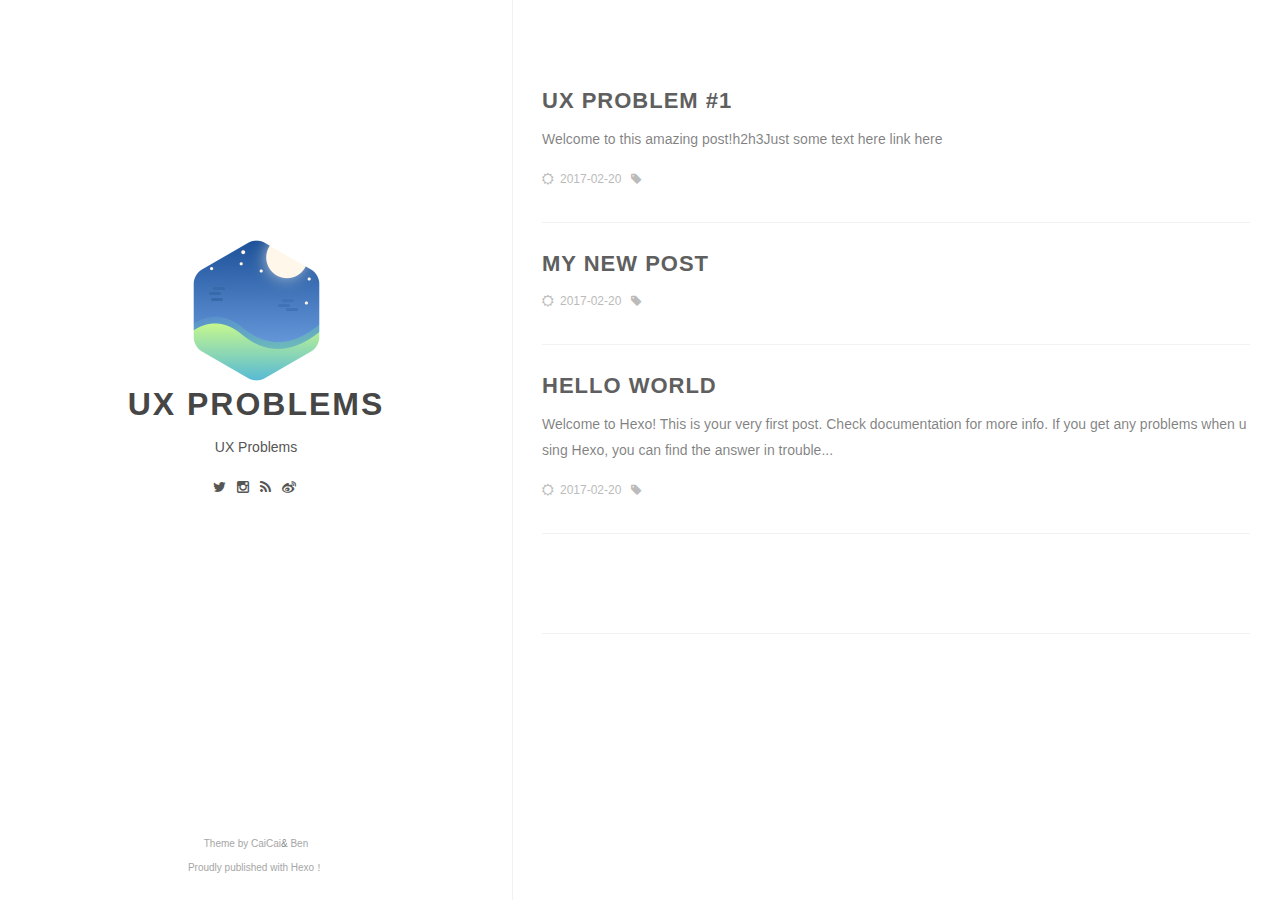
<file: index.html>
<!DOCTYPE html><html lang="en-GB"><head><meta charset="utf-8"><meta name="X-UA-Compatible" content="IE=edge"><meta name="author" content="Ben Wong,wenbinben@gmail.com"><title>UX Problems</title><meta name="description" content="A Blog Powered By Hexo"><meta name="keywords" content="Hexo,HTML,Ben,CSS,安卓,android,Linux,linuxdeepin"><meta content="width=device-width, initial-scale=1.0, maximum-scale=1.0, user-scalable=0" name="viewport"><meta content="yes" name="apple-mobile-web-app-capable"><meta content="black" name="apple-mobile-web-app-status-bar-style"><meta content="telephone=no" name="format-detection"><meta name="renderer" content="webkit"><link rel="short icon" href="/images/favicon.png" type="image/x-icon"><link rel="stylesheet" href="/css/style.css"><link rel="stylesheet" href="/css/blog_basic.css"><link rel="stylesheet" href="/css/font-awesome.min.css"><link rel="alternate" type="application/atom+xml" title="ATOM 1.0" href="/atom.xml"></head><body><div class="sidebar animated fadeInDown"><div class="logo-title"><div class="title"><img src="/images/logo@2x.png" style="width:127px;"><h3 title=""><a href="/">UX Problems</a></h3><div class="description"><p>UX Problems</p></div></div></div><ul class="social-links"><li><a href="https://twitter.com/Ben_wenbin"><i class="fa fa-twitter"></i></a></li><li><a href="http://instagram.com/hwbinbenben"><i class="fa fa-instagram"></i></a></li><li><a href="/atom.xml"><i class="fa fa-rss"></i></a></li><li><a href="http://weibo.com/ben0036"><i class="fa fa-weibo"></i></a></li></ul><div class="footer"><a target="_blank" href="/"><span>Theme by </span></a><a href="https://www.caicai.me"> CaiCai</a><span>&</span><a href="https://github.com/Ben02/hexo-theme-Anatole"> Ben</a><div class="by_farbox"><a href="https://hexo.io/zh-cn/" target="_blank">Proudly published with Hexo&#65281;</a></div></div></div><div class="main"><div class="autopagerize_page_element"><div class="content"><div class="post animated fadeInDown"><div class="post-title"><h3><a href="/2017/02/20/UX-Problem-1/">UX Problem #1</a></h3></div><div class="post-content"><p>Welcome to this amazing post!h2h3Just some text here
link here
</p></div><div class="post-footer"><div class="meta"><div class="info"><i class="fa fa-sun-o"></i><span class="date">2017-02-20</span><i class="fa fa-tag"></i></div></div></div></div><div class="post animated fadeInDown"><div class="post-title"><h3><a href="/2017/02/20/My-New-Post/">My New Post</a></h3></div><div class="post-content"><p></p></div><div class="post-footer"><div class="meta"><div class="info"><i class="fa fa-sun-o"></i><span class="date">2017-02-20</span><i class="fa fa-tag"></i></div></div></div></div><div class="post animated fadeInDown"><div class="post-title"><h3><a href="/2017/02/20/hello-world/">Hello World</a></h3></div><div class="post-content"><p>Welcome to Hexo! This is your very first post. Check documentation for more info. If you get any problems when using Hexo, you can find the answer in trouble...</p></div><div class="post-footer"><div class="meta"><div class="info"><i class="fa fa-sun-o"></i><span class="date">2017-02-20</span><i class="fa fa-tag"></i></div></div></div></div><div class="pagination"><ul class="clearfix"></ul></div></div></div></div><script src="/js/jquery.js"></script><script src="/js/jquery-migrate-1.2.1.min.js"></script><script src="/js/jquery.appear.js"></script></body></html>
</file>
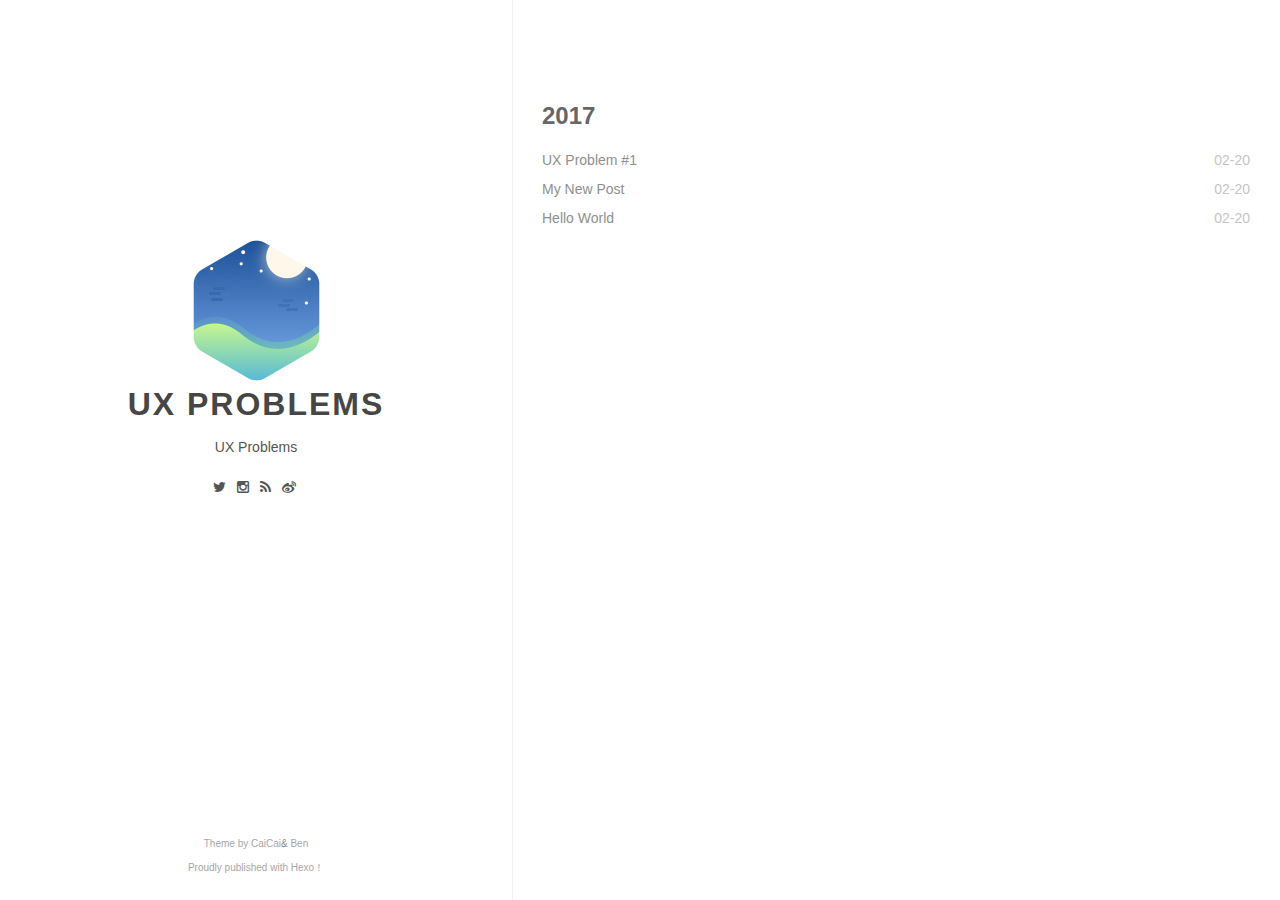
<file: archives/index.html>
<!DOCTYPE html><html lang="en-GB"><head><meta charset="utf-8"><meta name="X-UA-Compatible" content="IE=edge"><meta name="author" content="Ben Wong,wenbinben@gmail.com"><title>归档 · UX Problems</title><meta name="description" content="归档页面 - UX Problems"><meta name="keywords" content="Hexo,HTML,Ben,CSS,安卓,android,Linux,linuxdeepin"><meta content="width=device-width, initial-scale=1.0, maximum-scale=1.0, user-scalable=0" name="viewport"><meta content="yes" name="apple-mobile-web-app-capable"><meta content="black" name="apple-mobile-web-app-status-bar-style"><meta content="telephone=no" name="format-detection"><meta name="renderer" content="webkit"><link rel="short icon" href="/images/favicon.png" type="image/x-icon"><link rel="stylesheet" href="/css/style.css"><link rel="stylesheet" href="/css/blog_basic.css"><link rel="stylesheet" href="/css/font-awesome.min.css"><link rel="alternate" type="application/atom+xml" title="ATOM 1.0" href="/atom.xml"></head><body><div class="sidebar animated fadeInDown"><div class="logo-title"><div class="title"><img src="/images/logo@2x.png" style="width:127px;"><h3 title=""><a href="/">UX Problems</a></h3><div class="description"><p>UX Problems</p></div></div></div><ul class="social-links"><li><a href="https://twitter.com/Ben_wenbin"><i class="fa fa-twitter"></i></a></li><li><a href="http://instagram.com/hwbinbenben"><i class="fa fa-instagram"></i></a></li><li><a href="/atom.xml"><i class="fa fa-rss"></i></a></li><li><a href="http://weibo.com/ben0036"><i class="fa fa-weibo"></i></a></li></ul><div class="footer"><a target="_blank" href="/"><span>Theme by </span></a><a href="https://www.caicai.me"> CaiCai</a><span>&</span><a href="https://github.com/Ben02/hexo-theme-Anatole"> Ben</a><div class="by_farbox"><a href="https://hexo.io/zh-cn/" target="_blank">Proudly published with Hexo&#65281;</a></div></div></div><div class="main"><div class="autopagerize_page_element"><div class="content"><div class="archive animated fadeInDown"><ul class="list-with-title"><div class="archive"><div class="listing-title">2017</div><ul class="listing"><div class="listing-item"><div class="listing-post"><a href="/2017/02/20/UX-Problem-1/" title="UX Problem #1">UX Problem #1</a><div class="post-time"><span class="date">02-20</span></div></div></div><div class="listing-item"><div class="listing-post"><a href="/2017/02/20/My-New-Post/" title="My New Post">My New Post</a><div class="post-time"><span class="date">02-20</span></div></div></div><div class="listing-item"><div class="listing-post"><a href="/2017/02/20/hello-world/" title="Hello World">Hello World</a><div class="post-time"><span class="date">02-20</span></div></div></div></div></ul></div></div></div></div><script src="/js/jquery.js"></script><script src="/js/jquery-migrate-1.2.1.min.js"></script><script src="/js/jquery.appear.js"></script></body></html>
</file>
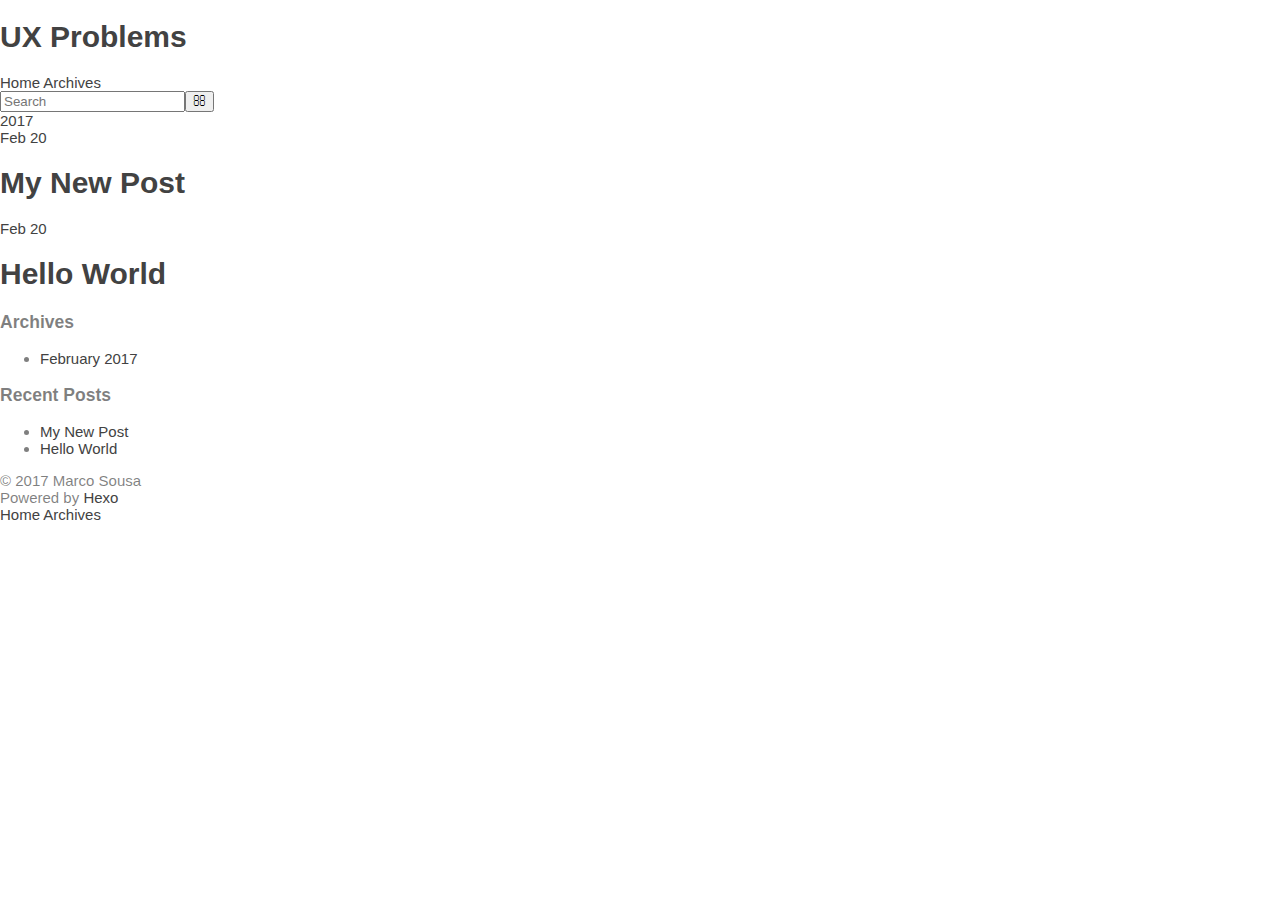
<file: archives/2017/index.html>
<!DOCTYPE html>
<html>
<head>
  <meta charset="utf-8">
  
  <title>Archives: 2017 | UX Problems</title>
  <meta name="viewport" content="width=device-width, initial-scale=1, maximum-scale=1">
  <meta property="og:type" content="website">
<meta property="og:title" content="UX Problems">
<meta property="og:url" content="http://uxproblems.com/archives/2017/index.html">
<meta property="og:site_name" content="UX Problems">
<meta name="twitter:card" content="summary">
<meta name="twitter:title" content="UX Problems">
  
    <link rel="alternate" href="/atom.xml" title="UX Problems" type="application/atom+xml">
  
  
    <link rel="icon" href="/favicon.png">
  
  
    <link href="//fonts.googleapis.com/css?family=Source+Code+Pro" rel="stylesheet" type="text/css">
  
  <link rel="stylesheet" href="/css/style.css">
  

</head>

<body>
  <div id="container">
    <div id="wrap">
      <header id="header">
  <div id="banner"></div>
  <div id="header-outer" class="outer">
    <div id="header-title" class="inner">
      <h1 id="logo-wrap">
        <a href="/" id="logo">UX Problems</a>
      </h1>
      
    </div>
    <div id="header-inner" class="inner">
      <nav id="main-nav">
        <a id="main-nav-toggle" class="nav-icon"></a>
        
          <a class="main-nav-link" href="/">Home</a>
        
          <a class="main-nav-link" href="/archives">Archives</a>
        
      </nav>
      <nav id="sub-nav">
        
          <a id="nav-rss-link" class="nav-icon" href="/atom.xml" title="RSS Feed"></a>
        
        <a id="nav-search-btn" class="nav-icon" title="Search"></a>
      </nav>
      <div id="search-form-wrap">
        <form action="//google.com/search" method="get" accept-charset="UTF-8" class="search-form"><input type="search" name="q" results="0" class="search-form-input" placeholder="Search"><button type="submit" class="search-form-submit">&#xF002;</button><input type="hidden" name="sitesearch" value="http://uxproblems.com"></form>
      </div>
    </div>
  </div>
</header>
      <div class="outer">
        <section id="main">
  
  
    
    
      
      
      <section class="archives-wrap">
        <div class="archive-year-wrap">
          <a href="/archives/2017" class="archive-year">2017</a>
        </div>
        <div class="archives">
    
    <article class="archive-article archive-type-post">
  <div class="archive-article-inner">
    <header class="archive-article-header">
      <a href="/2017/02/20/My-New-Post/" class="archive-article-date">
  <time datetime="2017-02-20T20:59:52.000Z" itemprop="datePublished">Feb 20</time>
</a>
      
  
    <h1 itemprop="name">
      <a class="archive-article-title" href="/2017/02/20/My-New-Post/">My New Post</a>
    </h1>
  

    </header>
  </div>
</article>
  
    
    
    <article class="archive-article archive-type-post">
  <div class="archive-article-inner">
    <header class="archive-article-header">
      <a href="/2017/02/20/hello-world/" class="archive-article-date">
  <time datetime="2017-02-20T20:38:53.000Z" itemprop="datePublished">Feb 20</time>
</a>
      
  
    <h1 itemprop="name">
      <a class="archive-article-title" href="/2017/02/20/hello-world/">Hello World</a>
    </h1>
  

    </header>
  </div>
</article>
  
  
    </div></section>
  

</section>
        
          <aside id="sidebar">
  
    

  
    

  
    
  
    
  <div class="widget-wrap">
    <h3 class="widget-title">Archives</h3>
    <div class="widget">
      <ul class="archive-list"><li class="archive-list-item"><a class="archive-list-link" href="/archives/2017/02/">February 2017</a></li></ul>
    </div>
  </div>


  
    
  <div class="widget-wrap">
    <h3 class="widget-title">Recent Posts</h3>
    <div class="widget">
      <ul>
        
          <li>
            <a href="/2017/02/20/My-New-Post/">My New Post</a>
          </li>
        
          <li>
            <a href="/2017/02/20/hello-world/">Hello World</a>
          </li>
        
      </ul>
    </div>
  </div>

  
</aside>
        
      </div>
      <footer id="footer">
  
  <div class="outer">
    <div id="footer-info" class="inner">
      &copy; 2017 Marco Sousa<br>
      Powered by <a href="http://hexo.io/" target="_blank">Hexo</a>
    </div>
  </div>
</footer>
    </div>
    <nav id="mobile-nav">
  
    <a href="/" class="mobile-nav-link">Home</a>
  
    <a href="/archives" class="mobile-nav-link">Archives</a>
  
</nav>
    

<script src="//ajax.googleapis.com/ajax/libs/jquery/2.0.3/jquery.min.js"></script>


  <link rel="stylesheet" href="/fancybox/jquery.fancybox.css">
  <script src="/fancybox/jquery.fancybox.pack.js"></script>


<script src="/js/script.js"></script>

  </div>
</body>
</html>
</file>
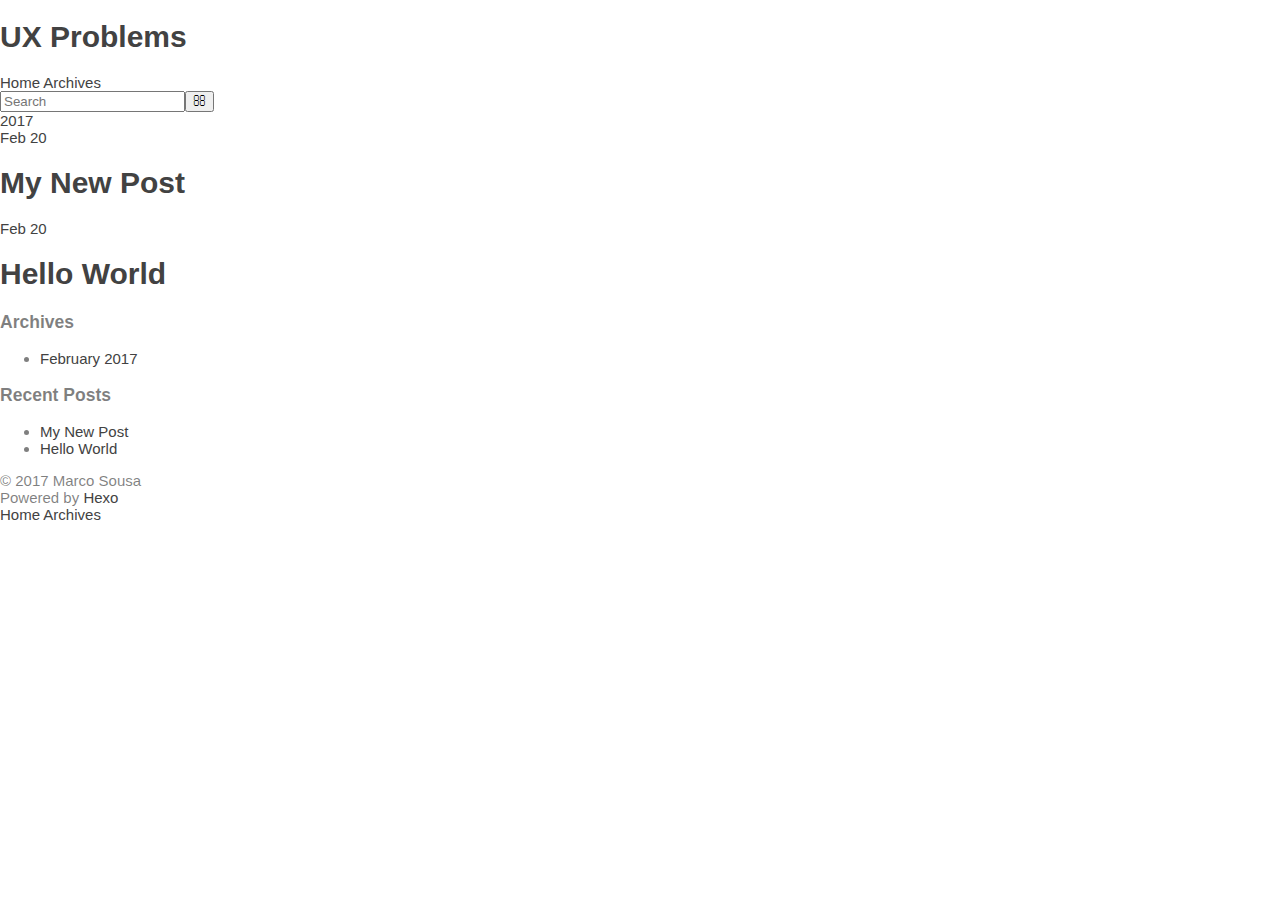
<file: archives/2017/02/index.html>
<!DOCTYPE html>
<html>
<head>
  <meta charset="utf-8">
  
  <title>Archives: 2017/2 | UX Problems</title>
  <meta name="viewport" content="width=device-width, initial-scale=1, maximum-scale=1">
  <meta property="og:type" content="website">
<meta property="og:title" content="UX Problems">
<meta property="og:url" content="http://uxproblems.com/archives/2017/02/index.html">
<meta property="og:site_name" content="UX Problems">
<meta name="twitter:card" content="summary">
<meta name="twitter:title" content="UX Problems">
  
    <link rel="alternate" href="/atom.xml" title="UX Problems" type="application/atom+xml">
  
  
    <link rel="icon" href="/favicon.png">
  
  
    <link href="//fonts.googleapis.com/css?family=Source+Code+Pro" rel="stylesheet" type="text/css">
  
  <link rel="stylesheet" href="/css/style.css">
  

</head>

<body>
  <div id="container">
    <div id="wrap">
      <header id="header">
  <div id="banner"></div>
  <div id="header-outer" class="outer">
    <div id="header-title" class="inner">
      <h1 id="logo-wrap">
        <a href="/" id="logo">UX Problems</a>
      </h1>
      
    </div>
    <div id="header-inner" class="inner">
      <nav id="main-nav">
        <a id="main-nav-toggle" class="nav-icon"></a>
        
          <a class="main-nav-link" href="/">Home</a>
        
          <a class="main-nav-link" href="/archives">Archives</a>
        
      </nav>
      <nav id="sub-nav">
        
          <a id="nav-rss-link" class="nav-icon" href="/atom.xml" title="RSS Feed"></a>
        
        <a id="nav-search-btn" class="nav-icon" title="Search"></a>
      </nav>
      <div id="search-form-wrap">
        <form action="//google.com/search" method="get" accept-charset="UTF-8" class="search-form"><input type="search" name="q" results="0" class="search-form-input" placeholder="Search"><button type="submit" class="search-form-submit">&#xF002;</button><input type="hidden" name="sitesearch" value="http://uxproblems.com"></form>
      </div>
    </div>
  </div>
</header>
      <div class="outer">
        <section id="main">
  
  
    
    
      
      
      <section class="archives-wrap">
        <div class="archive-year-wrap">
          <a href="/archives/2017" class="archive-year">2017</a>
        </div>
        <div class="archives">
    
    <article class="archive-article archive-type-post">
  <div class="archive-article-inner">
    <header class="archive-article-header">
      <a href="/2017/02/20/My-New-Post/" class="archive-article-date">
  <time datetime="2017-02-20T20:59:52.000Z" itemprop="datePublished">Feb 20</time>
</a>
      
  
    <h1 itemprop="name">
      <a class="archive-article-title" href="/2017/02/20/My-New-Post/">My New Post</a>
    </h1>
  

    </header>
  </div>
</article>
  
    
    
    <article class="archive-article archive-type-post">
  <div class="archive-article-inner">
    <header class="archive-article-header">
      <a href="/2017/02/20/hello-world/" class="archive-article-date">
  <time datetime="2017-02-20T20:38:53.000Z" itemprop="datePublished">Feb 20</time>
</a>
      
  
    <h1 itemprop="name">
      <a class="archive-article-title" href="/2017/02/20/hello-world/">Hello World</a>
    </h1>
  

    </header>
  </div>
</article>
  
  
    </div></section>
  

</section>
        
          <aside id="sidebar">
  
    

  
    

  
    
  
    
  <div class="widget-wrap">
    <h3 class="widget-title">Archives</h3>
    <div class="widget">
      <ul class="archive-list"><li class="archive-list-item"><a class="archive-list-link" href="/archives/2017/02/">February 2017</a></li></ul>
    </div>
  </div>


  
    
  <div class="widget-wrap">
    <h3 class="widget-title">Recent Posts</h3>
    <div class="widget">
      <ul>
        
          <li>
            <a href="/2017/02/20/My-New-Post/">My New Post</a>
          </li>
        
          <li>
            <a href="/2017/02/20/hello-world/">Hello World</a>
          </li>
        
      </ul>
    </div>
  </div>

  
</aside>
        
      </div>
      <footer id="footer">
  
  <div class="outer">
    <div id="footer-info" class="inner">
      &copy; 2017 Marco Sousa<br>
      Powered by <a href="http://hexo.io/" target="_blank">Hexo</a>
    </div>
  </div>
</footer>
    </div>
    <nav id="mobile-nav">
  
    <a href="/" class="mobile-nav-link">Home</a>
  
    <a href="/archives" class="mobile-nav-link">Archives</a>
  
</nav>
    

<script src="//ajax.googleapis.com/ajax/libs/jquery/2.0.3/jquery.min.js"></script>


  <link rel="stylesheet" href="/fancybox/jquery.fancybox.css">
  <script src="/fancybox/jquery.fancybox.pack.js"></script>


<script src="/js/script.js"></script>

  </div>
</body>
</html>
</file>
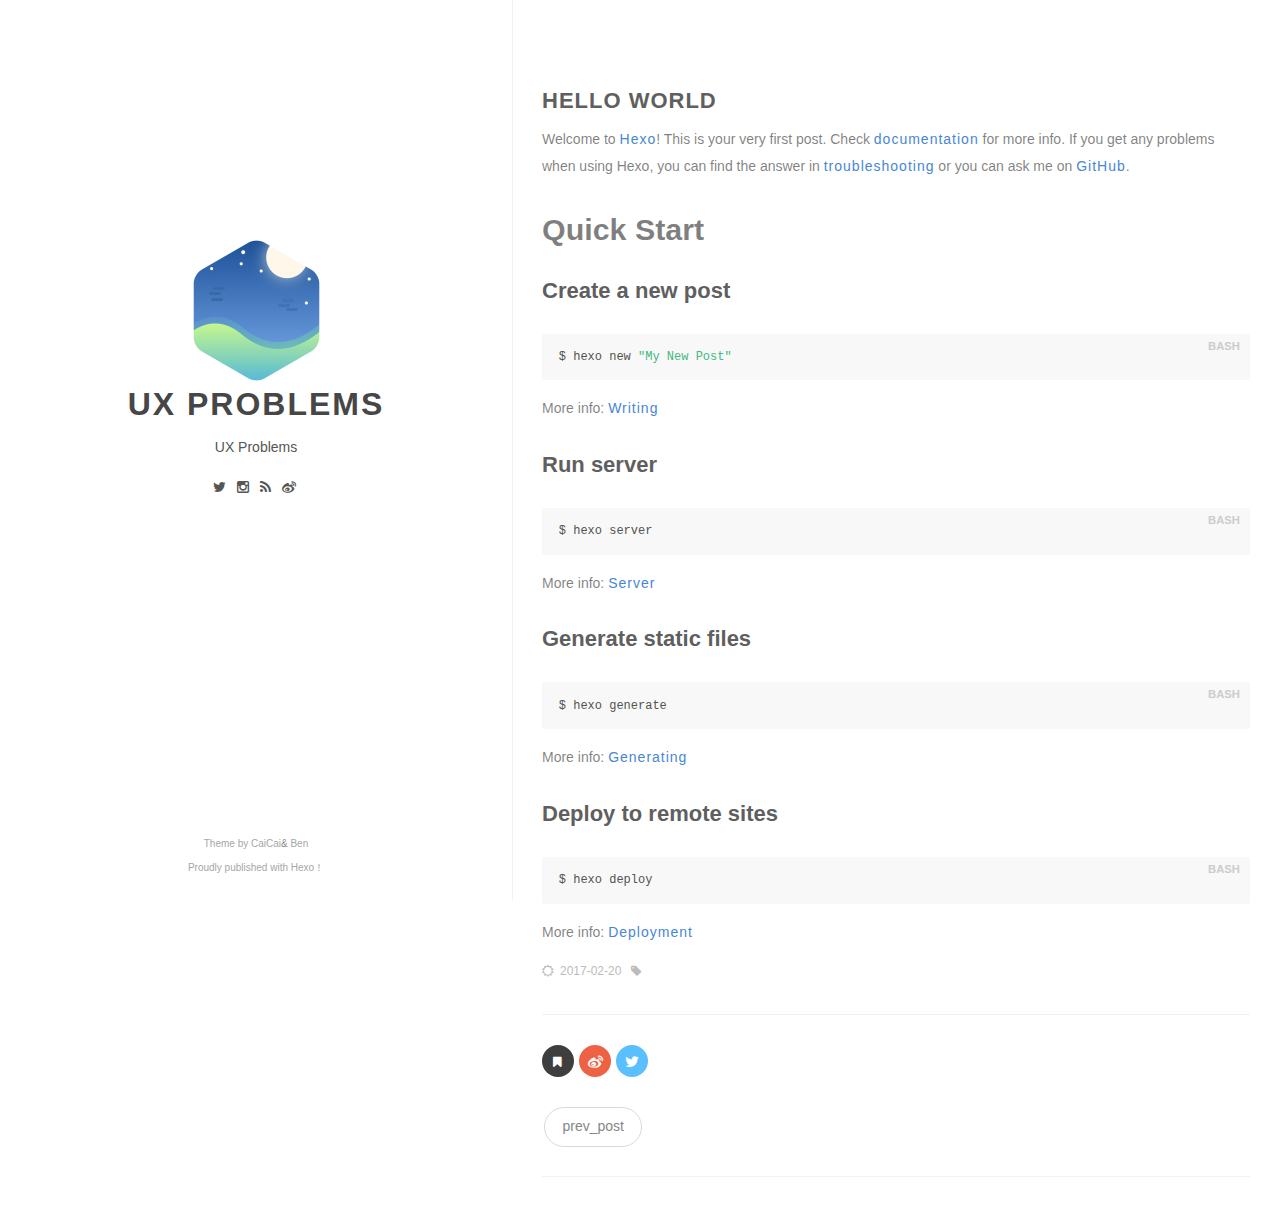
<file: 2017/02/20/hello-world/index.html>
<!DOCTYPE html><html lang="en-GB"><head><meta charset="utf-8"><meta name="X-UA-Compatible" content="IE=edge"><meta name="author" content="Ben Wong,wenbinben@gmail.com"><title>Hello World · UX Problems</title><meta name="description" content="Welcome to Hexo! This is your very first post. Check documentation for more info. If you get any problems when using Hexo, you can find the answer in "><meta name="keywords" content="Hexo,HTML,Ben,CSS,安卓,android,Linux,linuxdeepin"><meta content="width=device-width, initial-scale=1.0, maximum-scale=1.0, user-scalable=0" name="viewport"><meta content="yes" name="apple-mobile-web-app-capable"><meta content="black" name="apple-mobile-web-app-status-bar-style"><meta content="telephone=no" name="format-detection"><meta name="renderer" content="webkit"><link rel="short icon" href="/images/favicon.png" type="image/x-icon"><link rel="stylesheet" href="/css/style.css"><link rel="stylesheet" href="/css/blog_basic.css"><link rel="stylesheet" href="/css/font-awesome.min.css"><link rel="alternate" type="application/atom+xml" title="ATOM 1.0" href="/atom.xml"></head><body><div class="sidebar animated fadeInDown"><div class="logo-title"><div class="title"><img src="/images/logo@2x.png" style="width:127px;"><h3 title=""><a href="/">UX Problems</a></h3><div class="description"><p>UX Problems</p></div></div></div><ul class="social-links"><li><a href="https://twitter.com/Ben_wenbin"><i class="fa fa-twitter"></i></a></li><li><a href="http://instagram.com/hwbinbenben"><i class="fa fa-instagram"></i></a></li><li><a href="/atom.xml"><i class="fa fa-rss"></i></a></li><li><a href="http://weibo.com/ben0036"><i class="fa fa-weibo"></i></a></li></ul><div class="footer"><a target="_blank" href="/"><span>Theme by </span></a><a href="https://www.caicai.me"> CaiCai</a><span>&</span><a href="https://github.com/Ben02/hexo-theme-Anatole"> Ben</a><div class="by_farbox"><a href="https://hexo.io/zh-cn/" target="_blank">Proudly published with Hexo&#65281;</a></div></div></div><div class="main"><div class="autopagerize_page_element"><div class="content"><div class="post-page"><div class="post animated fadeInDown"><div class="post-title"><h3><a>Hello World</a></h3></div><div class="post-content"><p>Welcome to <a href="https://hexo.io/" target="_blank" rel="external">Hexo</a>! This is your very first post. Check <a href="https://hexo.io/docs/" target="_blank" rel="external">documentation</a> for more info. If you get any problems when using Hexo, you can find the answer in <a href="https://hexo.io/docs/troubleshooting.html" target="_blank" rel="external">troubleshooting</a> or you can ask me on <a href="https://github.com/hexojs/hexo/issues" target="_blank" rel="external">GitHub</a>.</p>
<h2 id="Quick-Start"><a href="#Quick-Start" class="headerlink" title="Quick Start"></a>Quick Start</h2><h3 id="Create-a-new-post"><a href="#Create-a-new-post" class="headerlink" title="Create a new post"></a>Create a new post</h3><figure class="highlight bash"><table><tr><td class="gutter"><pre><div class="line">1</div></pre></td><td class="code"><pre><div class="line">$ hexo new <span class="string">"My New Post"</span></div></pre></td></tr></table></figure>
<p>More info: <a href="https://hexo.io/docs/writing.html" target="_blank" rel="external">Writing</a></p>
<h3 id="Run-server"><a href="#Run-server" class="headerlink" title="Run server"></a>Run server</h3><figure class="highlight bash"><table><tr><td class="gutter"><pre><div class="line">1</div></pre></td><td class="code"><pre><div class="line">$ hexo server</div></pre></td></tr></table></figure>
<p>More info: <a href="https://hexo.io/docs/server.html" target="_blank" rel="external">Server</a></p>
<h3 id="Generate-static-files"><a href="#Generate-static-files" class="headerlink" title="Generate static files"></a>Generate static files</h3><figure class="highlight bash"><table><tr><td class="gutter"><pre><div class="line">1</div></pre></td><td class="code"><pre><div class="line">$ hexo generate</div></pre></td></tr></table></figure>
<p>More info: <a href="https://hexo.io/docs/generating.html" target="_blank" rel="external">Generating</a></p>
<h3 id="Deploy-to-remote-sites"><a href="#Deploy-to-remote-sites" class="headerlink" title="Deploy to remote sites"></a>Deploy to remote sites</h3><figure class="highlight bash"><table><tr><td class="gutter"><pre><div class="line">1</div></pre></td><td class="code"><pre><div class="line">$ hexo deploy</div></pre></td></tr></table></figure>
<p>More info: <a href="https://hexo.io/docs/deployment.html" target="_blank" rel="external">Deployment</a></p>
</div><div class="post-footer"><div class="meta"><div class="info"><i class="fa fa-sun-o"></i><span class="date">2017-02-20</span><i class="fa fa-tag"></i></div></div></div></div><div class="share"><div class="evernote"> <a href="javascript:(function(){EN_CLIP_HOST='http://www.evernote.com';try{var%20x=document.createElement('SCRIPT');x.type='text/javascript';x.src=EN_CLIP_HOST+'/public/bookmarkClipper.js?'+(new%20Date().getTime()/100000);document.getElementsByTagName('head')[0].appendChild(x);}catch(e){location.href=EN_CLIP_HOST+'/clip.action?url='+encodeURIComponent(location.href)+'&amp;title='+encodeURIComponent(document.title);}})();" ref="nofollow" target="_blank" class="fa fa-bookmark"></a></div><div class="weibo"> <a href="javascript:void((function(s,d,e){try{}catch(e){}var f='http://service.weibo.com/share/share.php?',u=d.location.href,p=['url=',e(u),'&amp;title=',e(d.title),'&amp;appkey=2924220432'].join('');function a(){if(!window.open([f,p].join(''),'mb',['toolbar=0,status=0,resizable=1,width=620,height=450,left=',(s.width-620)/2,',top=',(s.height-450)/2].join('')))u.href=[f,p].join('');};if(/Firefox/.test(navigator.userAgent)){setTimeout(a,0)}else{a()}})(screen,document,encodeURIComponent));" class="fa fa-weibo"></a></div><div class="twitter"> <a href="http://twitter.com/home?status=,http://uxproblems.com/2017/02/20/hello-world/,UX Problems,Hello World,;" class="fa fa-twitter"></a></div></div><div class="pagination"><ul class="clearfix"><li class="pre pagbuttons"><a role="navigation" href="/2017/02/20/My-New-Post/" title="My New Post" class="btn">prev_post</a></li></ul></div></div></div></div></div><script src="/js/jquery.js"></script><script src="/js/jquery-migrate-1.2.1.min.js"></script><script src="/js/jquery.appear.js"></script></body></html>
</file>
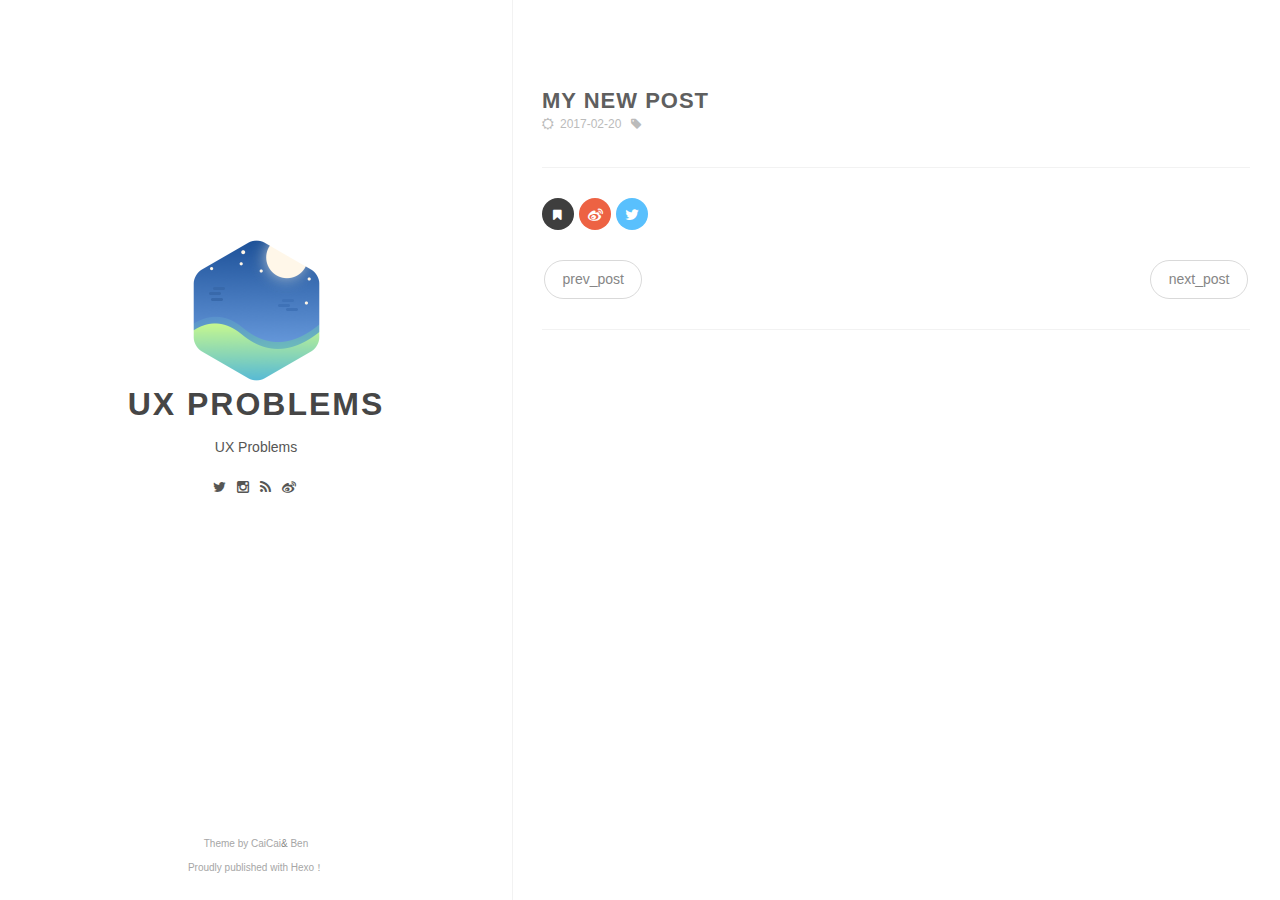
<file: 2017/02/20/My-New-Post/index.html>
<!DOCTYPE html><html lang="en-GB"><head><meta charset="utf-8"><meta name="X-UA-Compatible" content="IE=edge"><meta name="author" content="Ben Wong,wenbinben@gmail.com"><title>My New Post · UX Problems</title><meta name="description" content=""><meta name="keywords" content="Hexo,HTML,Ben,CSS,安卓,android,Linux,linuxdeepin"><meta content="width=device-width, initial-scale=1.0, maximum-scale=1.0, user-scalable=0" name="viewport"><meta content="yes" name="apple-mobile-web-app-capable"><meta content="black" name="apple-mobile-web-app-status-bar-style"><meta content="telephone=no" name="format-detection"><meta name="renderer" content="webkit"><link rel="short icon" href="/images/favicon.png" type="image/x-icon"><link rel="stylesheet" href="/css/style.css"><link rel="stylesheet" href="/css/blog_basic.css"><link rel="stylesheet" href="/css/font-awesome.min.css"><link rel="alternate" type="application/atom+xml" title="ATOM 1.0" href="/atom.xml"></head><body><div class="sidebar animated fadeInDown"><div class="logo-title"><div class="title"><img src="/images/logo@2x.png" style="width:127px;"><h3 title=""><a href="/">UX Problems</a></h3><div class="description"><p>UX Problems</p></div></div></div><ul class="social-links"><li><a href="https://twitter.com/Ben_wenbin"><i class="fa fa-twitter"></i></a></li><li><a href="http://instagram.com/hwbinbenben"><i class="fa fa-instagram"></i></a></li><li><a href="/atom.xml"><i class="fa fa-rss"></i></a></li><li><a href="http://weibo.com/ben0036"><i class="fa fa-weibo"></i></a></li></ul><div class="footer"><a target="_blank" href="/"><span>Theme by </span></a><a href="https://www.caicai.me"> CaiCai</a><span>&</span><a href="https://github.com/Ben02/hexo-theme-Anatole"> Ben</a><div class="by_farbox"><a href="https://hexo.io/zh-cn/" target="_blank">Proudly published with Hexo&#65281;</a></div></div></div><div class="main"><div class="autopagerize_page_element"><div class="content"><div class="post-page"><div class="post animated fadeInDown"><div class="post-title"><h3><a>My New Post</a></h3></div><div class="post-content"></div><div class="post-footer"><div class="meta"><div class="info"><i class="fa fa-sun-o"></i><span class="date">2017-02-20</span><i class="fa fa-tag"></i></div></div></div></div><div class="share"><div class="evernote"> <a href="javascript:(function(){EN_CLIP_HOST='http://www.evernote.com';try{var%20x=document.createElement('SCRIPT');x.type='text/javascript';x.src=EN_CLIP_HOST+'/public/bookmarkClipper.js?'+(new%20Date().getTime()/100000);document.getElementsByTagName('head')[0].appendChild(x);}catch(e){location.href=EN_CLIP_HOST+'/clip.action?url='+encodeURIComponent(location.href)+'&amp;title='+encodeURIComponent(document.title);}})();" ref="nofollow" target="_blank" class="fa fa-bookmark"></a></div><div class="weibo"> <a href="javascript:void((function(s,d,e){try{}catch(e){}var f='http://service.weibo.com/share/share.php?',u=d.location.href,p=['url=',e(u),'&amp;title=',e(d.title),'&amp;appkey=2924220432'].join('');function a(){if(!window.open([f,p].join(''),'mb',['toolbar=0,status=0,resizable=1,width=620,height=450,left=',(s.width-620)/2,',top=',(s.height-450)/2].join('')))u.href=[f,p].join('');};if(/Firefox/.test(navigator.userAgent)){setTimeout(a,0)}else{a()}})(screen,document,encodeURIComponent));" class="fa fa-weibo"></a></div><div class="twitter"> <a href="http://twitter.com/home?status=,http://uxproblems.com/2017/02/20/My-New-Post/,UX Problems,My New Post,;" class="fa fa-twitter"></a></div></div><div class="pagination"><ul class="clearfix"><li class="pre pagbuttons"><a role="navigation" href="/2017/02/20/UX-Problem-1/" title="UX Problem #1" class="btn">prev_post</a></li><li class="next pagbuttons"><a role="navigation" href="/2017/02/20/hello-world/" title="Hello World" class="btn">next_post</a></li></ul></div></div></div></div></div><script src="/js/jquery.js"></script><script src="/js/jquery-migrate-1.2.1.min.js"></script><script src="/js/jquery.appear.js"></script></body></html>
</file>
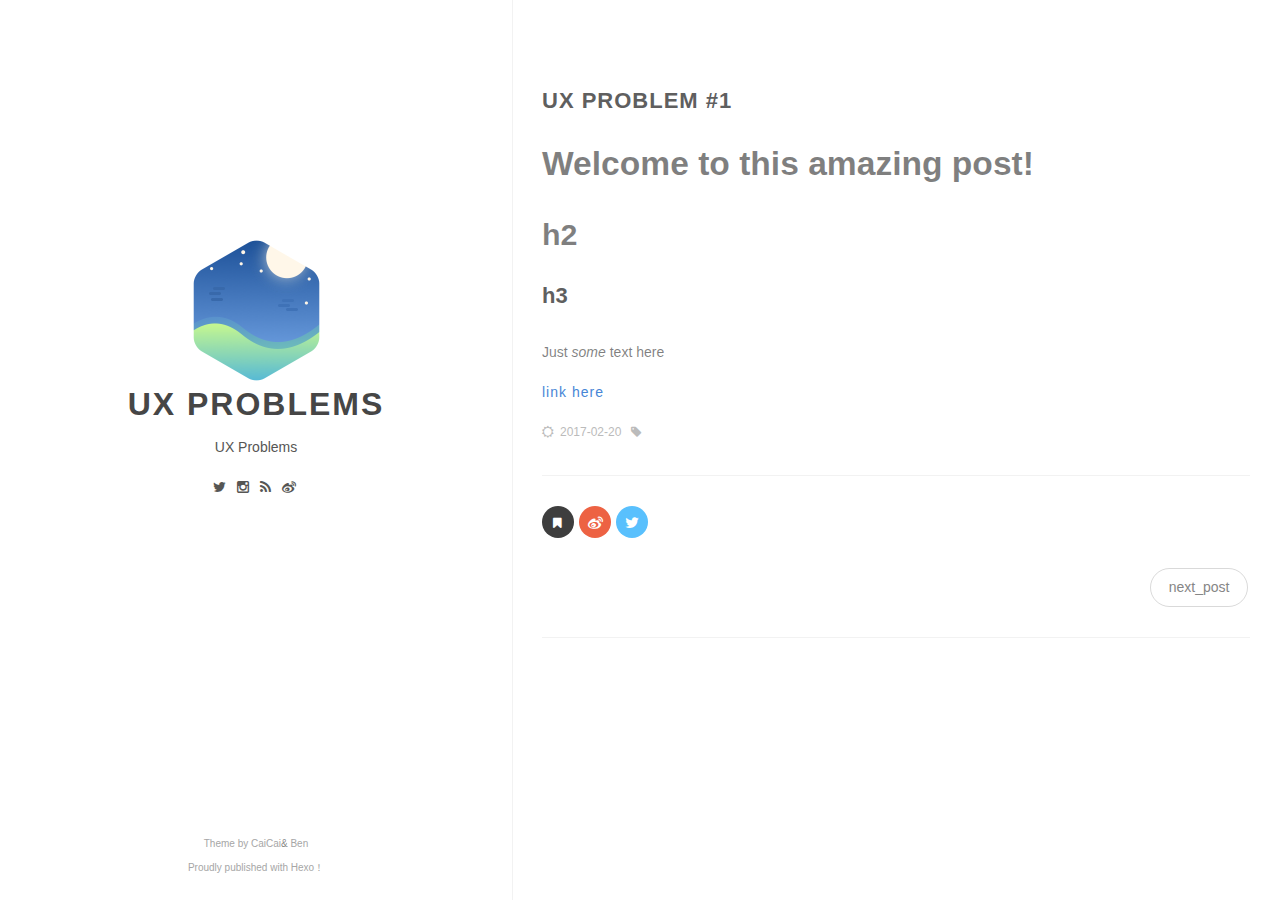
<file: 2017/02/20/UX-Problem-1/index.html>
<!DOCTYPE html><html lang="en-GB"><head><meta charset="utf-8"><meta name="X-UA-Compatible" content="IE=edge"><meta name="author" content="Ben Wong,wenbinben@gmail.com"><title>UX Problem #1 · UX Problems</title><meta name="description" content="Welcome to this amazing post!h2h3Just some text here
link here"><meta name="keywords" content="Hexo,HTML,Ben,CSS,安卓,android,Linux,linuxdeepin"><meta content="width=device-width, initial-scale=1.0, maximum-scale=1.0, user-scalable=0" name="viewport"><meta content="yes" name="apple-mobile-web-app-capable"><meta content="black" name="apple-mobile-web-app-status-bar-style"><meta content="telephone=no" name="format-detection"><meta name="renderer" content="webkit"><link rel="short icon" href="/images/favicon.png" type="image/x-icon"><link rel="stylesheet" href="/css/style.css"><link rel="stylesheet" href="/css/blog_basic.css"><link rel="stylesheet" href="/css/font-awesome.min.css"><link rel="alternate" type="application/atom+xml" title="ATOM 1.0" href="/atom.xml"></head><body><div class="sidebar animated fadeInDown"><div class="logo-title"><div class="title"><img src="/images/logo@2x.png" style="width:127px;"><h3 title=""><a href="/">UX Problems</a></h3><div class="description"><p>UX Problems</p></div></div></div><ul class="social-links"><li><a href="https://twitter.com/Ben_wenbin"><i class="fa fa-twitter"></i></a></li><li><a href="http://instagram.com/hwbinbenben"><i class="fa fa-instagram"></i></a></li><li><a href="/atom.xml"><i class="fa fa-rss"></i></a></li><li><a href="http://weibo.com/ben0036"><i class="fa fa-weibo"></i></a></li></ul><div class="footer"><a target="_blank" href="/"><span>Theme by </span></a><a href="https://www.caicai.me"> CaiCai</a><span>&</span><a href="https://github.com/Ben02/hexo-theme-Anatole"> Ben</a><div class="by_farbox"><a href="https://hexo.io/zh-cn/" target="_blank">Proudly published with Hexo&#65281;</a></div></div></div><div class="main"><div class="autopagerize_page_element"><div class="content"><div class="post-page"><div class="post animated fadeInDown"><div class="post-title"><h3><a>UX Problem #1</a></h3></div><div class="post-content"><h1 id="Welcome-to-this-amazing-post"><a href="#Welcome-to-this-amazing-post" class="headerlink" title="Welcome to this amazing post!"></a>Welcome to this amazing post!</h1><h2 id="h2"><a href="#h2" class="headerlink" title="h2"></a>h2</h2><h3 id="h3"><a href="#h3" class="headerlink" title="h3"></a>h3</h3><p>Just <em>some</em> text here</p>
<p><a href="https://animegami.co.uk" target="_blank" rel="external">link here</a></p>
</div><div class="post-footer"><div class="meta"><div class="info"><i class="fa fa-sun-o"></i><span class="date">2017-02-20</span><i class="fa fa-tag"></i></div></div></div></div><div class="share"><div class="evernote"> <a href="javascript:(function(){EN_CLIP_HOST='http://www.evernote.com';try{var%20x=document.createElement('SCRIPT');x.type='text/javascript';x.src=EN_CLIP_HOST+'/public/bookmarkClipper.js?'+(new%20Date().getTime()/100000);document.getElementsByTagName('head')[0].appendChild(x);}catch(e){location.href=EN_CLIP_HOST+'/clip.action?url='+encodeURIComponent(location.href)+'&amp;title='+encodeURIComponent(document.title);}})();" ref="nofollow" target="_blank" class="fa fa-bookmark"></a></div><div class="weibo"> <a href="javascript:void((function(s,d,e){try{}catch(e){}var f='http://service.weibo.com/share/share.php?',u=d.location.href,p=['url=',e(u),'&amp;title=',e(d.title),'&amp;appkey=2924220432'].join('');function a(){if(!window.open([f,p].join(''),'mb',['toolbar=0,status=0,resizable=1,width=620,height=450,left=',(s.width-620)/2,',top=',(s.height-450)/2].join('')))u.href=[f,p].join('');};if(/Firefox/.test(navigator.userAgent)){setTimeout(a,0)}else{a()}})(screen,document,encodeURIComponent));" class="fa fa-weibo"></a></div><div class="twitter"> <a href="http://twitter.com/home?status=,http://uxproblems.com/2017/02/20/UX-Problem-1/,UX Problems,UX Problem #1,;" class="fa fa-twitter"></a></div></div><div class="pagination"><ul class="clearfix"><li class="next pagbuttons"><a role="navigation" href="/2017/02/20/My-New-Post/" title="My New Post" class="btn">next_post</a></li></ul></div></div></div></div></div><script src="/js/jquery.js"></script><script src="/js/jquery-migrate-1.2.1.min.js"></script><script src="/js/jquery.appear.js"></script></body></html>
</file>
<file: css/style.css>
@charset "UTF-8";
html {
  background-color: #fff;
  -webkit-font-smoothing: antialiased;
}

body {
  color: rgba(0, 0, 0, 0.5);
  font-family: 'PingHei', 'PingFang SC', Helvetica Neue, 'Work Sans', 'Hiragino Sans GB', 'Microsoft YaHei', SimSun, sans-serif;
  font-size: 15px;
  width: 100%;
  margin: 0 auto 30px auto;
  background-color: #fff;
}

p {
  line-height: 1.9em;
  font-weight: 400;
  font-size: 14px;
}

a {
  text-decoration: none;
}

a:link, a:visited {
  opacity: 1;
  -webkit-transition: all .15s linear;
  -moz-transition: all .15s linear;
  -o-transition: all .15s linear;
  -ms-transition: all .15s linear;
  transition: all .15s linear;
  color: #424242;
}

a:hover, a:active {
  color: #4786D6;
}

/*basic styles ends*/
/*animation starts*/
.animated {
  -webkit-animation-fill-mode: both;
  -moz-animation-fill-mode: both;
  -ms-animation-fill-mode: both;
  -o-animation-fill-mode: both;
  animation-fill-mode: both;
  -webkit-animation-duration: 1s;
  -moz-animation-duration: 1s;
  -ms-animation-duration: 1s;
  -o-animation-duration: 1s;
  animation-duration: 1s;
}

.animated.hinge {
  -webkit-animation-duration: 1s;
  -moz-animation-duration: 1s;
  -ms-animation-duration: 1s;
  -o-animation-duration: 1s;
  animation-duration: 1s;
}

@-webkit-keyframes fadeInDown {
  0% {
    opacity: 0;
    -webkit-transform: translateY(-20px);
  }
  100% {
    opacity: 1;
    -webkit-transform: translateY(0);
  }
}
@-moz-keyframes fadeInDown {
  0% {
    opacity: 0;
    -moz-transform: translateY(-20px);
  }
  100% {
    opacity: 1;
    -moz-transform: translateY(0);
  }
}
@-o-keyframes fadeInDown {
  0% {
    opacity: 0;
    -o-transform: translateY(-20px);
  }
  100% {
    opacity: 1;
    -o-transform: translateY(0);
  }
}
@keyframes fadeInDown {
  0% {
    opacity: 0;
    transform: translateY(-20px);
  }
  100% {
    opacity: 1;
    transform: translateY(0);
  }
}
.fadeInDown {
  -webkit-animation-name: fadeInDown;
  -moz-animation-name: fadeInDown;
  -o-animation-name: fadeInDown;
  animation-name: fadeInDown;
}

/*animation ends*/
.content {
  height: auto;
  float: right;
  width: 60%;
  margin-top: 60px;
}

.page-top {
  width: 60%;
  position: fixed;
  right: 0;
  z-index: 3;
  background-color: #fff;
  height: 60px;
  border-bottom: 1px solid #f2f2f2;
}
.page-top .nav {
  list-style: none;
  padding: 18px 30px;
  float: left;
  font-size: 12px;
}
.page-top .nav li {
  position: relative;
  display: initial;
  padding-right: 20px;
}
.page-top .nav a {
  color: #5A5A5A;
}
.page-top .nav a:hover {
  color: #4786D6;
}
.page-top .nav a.current {
  color: #5A5A5A;
  padding-bottom: 22px;
  border-bottom: 1px solid #5A5A5A;
}
.page-top .information {
  float: right;
  padding-top: 12px;
  padding-right: 20px;
}
.page-top .information .avatar {
  float: right;
}
.page-top .information .avatar img {
  width: 32px;
  height: 32px;
  border-radius: 300px;
}
.page-top .information .back_btn {
  float: left;
  padding-top: 5px;
  margin-right: -10px;
}
.page-top .information .back_btn li {
  display: initial;
  padding-right: 40px;
}

.sidebar {
  width: 40%;
  -webkit-background-size: cover;
  background-size: cover;
  background-color: #fff;
  height: 100%;
  transition: 0.8s;
  top: 0;
  left: 0;
  position: fixed;
  z-index: 4;
  border-right: 1px solid #f2f2f2;
}
.sidebar .logo-title {
  text-align: center;
  padding-top: 240px;
}
.sidebar .logo-title .description {
  font-size: 14px;
  color: #565654;
}
.sidebar .logo-title .logo {
  margin: 0 auto;
}
.sidebar .logo-title .title h3 {
  text-transform: uppercase;
  font-size: 2rem;
  font-weight: bold;
  letter-spacing: 2px;
  line-height: 1;
  margin: 0;
}
.sidebar .logo-title .title a {
  text-decoration: none;
  color: #464646;
  font-size: 2rem;
  font-weight: bold;
}
.sidebar .social-links {
  list-style: none;
  padding: 0;
  font-size: 14px;
  text-align: center;
}
.sidebar .social-links i {
  margin-right: 3px;
}
.sidebar .social-links li {
  display: inline;
  padding: 0 4px;
  line-height: 0;
}
.sidebar .social-links a {
  color: #565654;
}
.sidebar .social-links a:hover {
  color: #4786D6;
}

.post {
  background-color: #FFF;
  margin: 30px;
}
.post .post-title h1 {
  text-transform: uppercase;
  font-size: 30px;
  letter-spacing: 5px;
  line-height: 1;
}
.post .post-title h2 {
  text-transform: uppercase;
  letter-spacing: 1px;
  font-size: 28px;
  line-height: 1;
  font-weight: 600;
  color: #5f5f5f;
}
.post .post-title h3 {
  text-transform: uppercase;
  letter-spacing: 1px;
  line-height: 1;
  font-weight: 600;
  color: #464646;
  font-size: 22px;
  margin: 0;
}
.post .post-title a {
  text-decoration: none;
  letter-spacing: 1px;
  color: #5f5f5f;
}
.post .post-title a:hover {
  text-decoration: underline;
}
.post .post-content a {
  text-decoration: none;
  letter-spacing: 1px;
  color: #4786D6;
}
.post .post-content a:hover {
  color: #2F69B3;
}
.post .post-content h3 {
  color: #5F5F5F;
  font-size: 22px;
  font-weight: 600;
}
.post .post-content h4 {
  color: #5F5F5F;
  font-size: 16px;
}
.post .post-footer {
  padding: 0 0 30px 0;
  border-bottom: 1px solid #f2f2f2;
}
.post .post-footer .meta {
  max-width: 100%;
  height: 25px;
  color: #bbbbbb;
}
.post .post-footer .meta .info {
  float: left;
  font-size: 12px;
}
.post .post-footer .meta .info .date {
  margin-right: 10px;
}
.post .post-footer .meta a {
  text-decoration: none;
  color: #bbbbbb;
  padding-right: 10px;
}
.post .post-footer .meta a:hover {
  color: #4786D6;
}
.post .post-footer .meta i {
  margin-right: 6px;
}
.post .post-footer .tags {
  padding-bottom: 15px;
  font-size: 13px;
}
.post .post-footer .tags ul {
  list-style-type: none;
  display: inline;
  margin: 0;
  padding: 0;
}
.post .post-footer .tags ul li {
  list-style-type: none;
  margin: 0;
  padding-right: 5px;
  display: inline;
}
.post .post-footer .tags a {
  text-decoration: none;
  color: rgba(0, 0, 0, 0.44);
  font-weight: 400;
}
.post .post-footer .tags a:hover {
  text-decoration: none;
}

.pagination {
  margin: 30px;
  padding: 0px 0 56px 0;
  border-bottom: 1px solid #f2f2f2;
}
.pagination ul {
  list-style: none;
  margin: 0;
  padding: 0;
  height: 13px;
}
.pagination ul li {
  margin: 0 2px 0 2px;
  display: inline;
  line-height: 1;
}
.pagination ul li a {
  text-decoration: none;
}
.pagination .pre {
  float: left;
}
.pagination .next {
  float: right;
}

.like-reblog-buttons {
  float: right;
}

.like-button {
  float: right;
  padding: 0 0 0 10px;
}

.reblog-button {
  float: right;
  padding: 0;
}

#install-btn {
  position: fixed;
  bottom: 0px;
  right: 6px;
}

#disqus_thread {
  margin: 30px;
  border-bottom: 1px solid #f2f2f2;
}

.footer {
  clear: both;
  text-align: center;
  font-size: 10px;
  margin: 0 auto;
  bottom: 0;
  position: absolute;
  width: 100%;
  padding-bottom: 20px;
}
.footer a {
  color: #A6A6A6;
}
.footer a:hover {
  color: #4786D6;
}

/*for archive*/
.archive {
  width: 100%;
}

.list-with-title {
  font-size: 14px;
  margin: 30px;
  padding: 0;
}
.list-with-title li {
  list-style-type: none;
  padding: 0;
}
.list-with-title .listing-title {
  font-size: 24px;
  color: #666666;
  font-weight: 600;
  line-height: 2.2em;
}
.list-with-title .listing {
  padding: 0;
}
.list-with-title .listing .listing-post {
  padding-bottom: 5px;
}
.list-with-title .listing .listing-post .post-time {
  float: right;
  color: #C5C5C5;
}
.list-with-title .listing .listing-post a {
  color: #8F8F8F;
}
.list-with-title .listing .listing-post a:hover {
  color: #4786D6;
}

/* share */
.share {
  margin: 0px 30px;
  display: inline-flex;
}

.evernote {
  width: 32px;
  height: 32px;
  border-radius: 300px;
  background-color: #3E3E3E;
  margin-right: 5px;
}
.evernote a {
  color: #fff;
  padding: 11px;
  font-size: 12px;
}
.evernote a:hover {
  color: #ED6243;
  padding: 11px;
}

.weibo {
  width: 32px;
  height: 32px;
  border-radius: 300px;
  background-color: #ED6243;
  margin-right: 5px;
}
.weibo a {
  color: #fff;
  padding: 9px;
}
.weibo a:hover {
  color: #BD4226;
}

.twitter {
  width: 32px;
  height: 32px;
  border-radius: 300px;
  background-color: #59C0FD;
  margin-right: 5px;
}
.twitter a {
  color: #fff;
  padding: 9px;
}
.twitter a:hover {
  color: #4B9ECE;
}

/* about */
.about {
  margin: 30px;
}
.about h3 {
  font-size: 22px;
}

/* links*/
.links {
  margin: 30px;
}
.links h3 {
  font-size: 22px;
}
.links a {
  cursor: pointer;
}

/* 评论样式 */
.comment-count {
  color: #666;
}

.tab-community {
  color: #666;
}

.read_more {
  font-size: 14px;
}

.back-button {
  padding-top: 30px;
  max-width: 100px;
  padding-left: 40px;
  float: left;
}

/* 默认评论样式 */
#fb_comments_container {
  margin: 30px;
}

/* 按钮样式 */
a.btn {
  color: #868686;
  font-weight: 400;
}

.btn {
  display: inline-block;
  position: relative;
  outline: 0;
  color: rgba(0, 0, 0, 0.44);
  background: transparent;
  font-size: 14px;
  text-align: center;
  text-decoration: none;
  cursor: pointer;
  border: 1px solid rgba(0, 0, 0, 0.15);
  white-space: nowrap;
  font-weight: 400;
  font-style: normal;
  border-radius: 999em;
}

.btn:hover {
  display: inline-block;
  position: relative;
  outline: 0px;
  color: #464545;
  background: transparent;
  font-size: 14px;
  text-align: center;
  text-decoration: none;
  cursor: pointer;
  border: 1px solid #464545;
  white-space: nowrap;
  font-weight: 400;
  font-style: normal;
  border-radius: 999em;
}

[role="back"] {
  padding: 0.5em 1.25em;
  line-height: 1.666em;
}

[role="home"] {
  padding: 0.5em 1.25em;
  line-height: 1.666em;
}

[role="navigation"] {
  padding: 0.5em 1.25em;
  line-height: 1.666em;
}

[role="tags"] {
  padding: 6px 12px;
}

/* Menu样式 */
.menu {
  float: right;
  padding-top: 30px;
}
.menu .btn-down {
  margin: 0px;
}
.menu .btn-down li {
  list-style: none;
  width: 100px;
}
.menu .btn-down li a {
  display: inline-block;
  position: relative;
  padding: 0.5em 1.25em;
  outline: 0;
  color: rgba(0, 0, 0, 0.44);
  background: transparent;
  font-size: 14px;
  text-align: center;
  text-decoration: none;
  cursor: pointer;
  border: 1px solid rgba(0, 0, 0, 0.15);
  white-space: nowrap;
  font-weight: 400;
  font-style: normal;
  border-radius: 999em;
  margin-top: 5px;
}
.menu .btn-down li a:hover {
  position: relative;
  padding: 0.5em 1.25em;
  outline: 0;
  color: #fff;
  background: #3CBD10;
  font-size: 14px;
  text-align: center;
  text-decoration: none;
  cursor: pointer;
  border: 1px solid rgba(0, 0, 0, 0.15);
  white-space: nowrap;
  font-weight: 400;
  font-style: normal;
  border-radius: 999em;
  margin-top: 5px;
}
.menu .btn-down div {
  position: absolute;
  visibility: hidden;
  width: 100px;
  float: right;
}

.page_404 {
  text-align: center;
  padding-top: 50px;
}

@media screen and (max-width: 960px) {
  .sidebar {
    width: 100%;
    position: absolute;
    border-right: none;
    z-index: 1;
  }
  .sidebar .logo-title {
    padding-top: 120px;
  }
  .sidebar .logo-title .title img {
    width: 100px;
  }
  .sidebar .logo-title .title h3 {
    font-size: 20px;
  }

  .page-top {
    width: 100%;
  }

  .post-title h3 {
    line-height: 1.6;
  }

  .content {
    margin-top: 420px;
    width: 100%;
    z-index: 2;
    position: absolute;
  }

  .footer {
    display: none;
  }

  .share {
    display: grid;
  }
}
</file>
<file: css/blog_basic.css>
.content > .post > .post-content > p {
	word-wrap: break-word;
	word-break: break-all;
}

#ds-thread {
	margin: 0 30px!important
}

pre {
	font-size: 0.8em!important;
	background-color: #f8f8f8!important;
	font-family: 'Roboto Mono','Lucida Console','Trebuchet MS','Courier New', Monaco, courier,'PingFang SC','Hiragino Sans GB','Microsoft Jhenghei','Microsoft YaHei', monospace!important
}

figure.highlight {
	position: relative!important;
	margin: 1em 0!important;
	border-radius: 2px!important;
	line-height: 1.1em!important;
	background-color: #f8f8f8!important;
	overflow-x: auto!important
}

figure.highlight table,figure.highlight tr,figure.highlight td {
	width: 100%!important;
	border-collapse: collapse!important;
	padding: 0!important;
	margin: 0!important
}

figure.highlight .gutter {
	display: none!important
}

figure.highlight .code pre {
	padding: 1.2em 1.4em!important;
	line-height: 1.5em!important;
	margin: 0!important
}

figure.highlight.html .code:after,figure.highlight.js .code:after,figure.highlight.bash .code:after,figure.highlight.css .code:after,figure.highlight.scss .code:after,figure.highlight.diff .code:after,figure.highlight.java .code:after,figure.highlight.xml .code:after,figure.highlight.python .code:after,figure.highlight.json .code:after,figure.highlight.swift .code:after,figure.highlight.ruby .code:after,figure.highlight.perl .code:after,figure.highlight.php .code:after,figure.highlight.c .code:after,figure.highlight.cpp .code:after {
	position: absolute!important;
	top: 0!important;
	right: 0!important;
	color: #ccc!important;
	text-align: right!important;
	font-size: 0.75em!important;
	padding: 5px 10px 0!important;
	line-height: 15px!important;
	height: 15px!important;
	font-weight: 600!important
}

figure.highlight.html .code:after {
	content: "HTML"
}

figure.highlight.js .code:after {
	content: "JS"
}

figure.highlight.bash .code:after {
	content: "BASH"
}

figure.highlight.css .code:after {
	content: "CSS"
}

figure.highlight.scss .code:after {
	content: "SCSS"
}

figure.highlight.diff .code:after {
	content: "DIFF"
}

figure.highlight.java .code:after {
	content: "JAVA"
}

figure.highlight.xml .code:after {
	content: "XML"
}

figure.highlight.python .code:after {
	content: "PYTHON"
}

figure.highlight.json .code:after {
	content: "JSON"
}

figure.highlight.swift .code:after {
	content: "SWIFT"
}

figure.highlight.ruby .code:after {
	content: "RUBY"
}

figure.highlight.perl .code:after {
	content: "PERL"
}

figure.highlight.php .code:after {
	content: "PHP"
}

figure.highlight.c .code:after {
	content: "C"
}

figure.highlight.java .code:after {
	content: "JAVA"
}

figure.highlight.cpp .code:after {
	content: "CPP"
}

figure.highlight.cpp .code:after {
	content: 'C++'
}

pre {
	color: #525252!important
}

pre .function .keyword,pre .constant {
	color: #0092db!important
}

pre .keyword,pre .attribute {
	color: #e96900!important
}

pre .number,pre .literal {
	color: #ae81ff!important
}

pre .tag,pre .tag .title,pre .change,pre .winutils,pre .flow,pre .lisp .title,pre .clojure .built_in,pre .nginx .title,pre .tex .special {
	color: #2973b7!important
}

pre .symbol,pre .symbol .string,pre .value,pre .regexp {
	color: #42b983!important
}

pre .title {
	color: #83B917!important
}

pre .tag .value,pre .string,pre .subst,pre .haskell .type,pre .preprocessor,pre .ruby .class .parent,pre .built_in,pre .sql .aggregate,pre .django .template_tag,pre .django .variable,pre .smalltalk .class,pre .javadoc,pre .django .filter .argument,pre .smalltalk .localvars,pre .smalltalk .array,pre .attr_selector,pre .pseudo,pre .addition,pre .stream,pre .envvar,pre .apache .tag,pre .apache .cbracket,pre .tex .command,pre .prompt {
	color: #42b983!important
}

pre .comment,pre .java .annotation,pre .python .decorator,pre .template_comment,pre .pi,pre .doctype,pre .shebang,pre .apache .sqbracket,pre .tex .formula {
	color: #b3b3b3!important
}

pre .deletion {
	color: #BA4545!important
}

pre .coffeescript .javascript,pre .javascript .xml,pre .tex .formula,pre .xml .javascript,pre .xml .vbscript,pre .xml .css,pre .xml .cdata {
	opacity: 0.5!important
}

html {
  height: 100%;
  max-height: 100%;
  padding: 0;
  margin: 0; }

  body {
    padding: 0;
    margin: 0;
    line-height: 1.6em; }

    .clear {
      clear: both;
      display: block;
      overflow: hidden;
      visibility: hidden;
      width: 0;
      height: 0; }

      h1, h2, h3, h4, h5, h6 {
        text-rendering: optimizeLegibility;
        line-height: 1;
        margin: 2rem 0; }

        h1 {
          font-size: 2.1rem;
          line-height: 1.2em; }

          h2 {
            font-size: 1.9rem;
            line-height: 1.2em; }

            h3 {
              font-size: 1.75rem; }

              h4 {
                font-size: 1.3rem; }

                h5 {
                  font-size: 1.3rem; }

                  h6 {
                    font-size: 1.3rem; }

                    img {
                      max-width: 100%;
                      height: auto; }

                      p, ul, ol, dl {
                        margin: 1em 0; }

                        ol ol, ul ul, ul ol, ol ul {
                          margin: 0.4em 0; }

                          ul p, ol p, li p, .content li p, blockquote p, .content blockquote p,
                          .post blockquote p, .post li p {
                            margin: 0;
                            overflow: visible; }

                            a img {
                              border: none; }

dl dt {
  float: left;
  width: 180px;
  overflow: hidden;
  clear: left;
  text-align: right;
  text-overflow: ellipsis;
  white-space: nowrap;
  font-weight: bold;
  margin-bottom: 1em; }

  dl dd {
    margin-left: 200px;
    margin-bottom: 1em; }

    hr {
      display: block;
      height: 1px;
      border: 0;
      border-top: 1px solid #efefef;
      margin: 3.2em 0;
      padding: 0; }

      blockquote {
        -moz-box-sizing: border-box;
        box-sizing: border-box;
        margin: 1.6em 0 1.6em -2.2em;
        padding: 0 0 0 1.6em;
        border-left: #4a4a4a 0.4em solid; }

        blockquote p {
          margin: 0.8em 0; }

          blockquote small {
            display: inline-block;
            margin: 0.8em 0 0.8em 1.5em;
            font-size: 0.9em;
            color: #ccc; }

            blockquote small:before {
              content: '\2014 \00A0'; }

              blockquote cite {
                font-weight: bold; }

                blockquote cite a {
                  font-weight: normal; }

                  mark {
                    background-color: #ffc336; }

                    code, tt {
                      padding: 1px 3px;
                      font-family: Inconsolata, monospace, sans-serif;
                      font-size: 0.85em;
                      white-space: pre-wrap;
                      border: 1px solid #E3EDF3;
                      background: #f7f7f9;
                      color: #d14;
                      border-radius: 2px; }
/**
                      pre {
                        -moz-box-sizing: border-box;
                        box-sizing: border-box;
                        margin: 1.6em 0;
                        border: 1px solid #E3EDF3;
                        width: 100%;
                        padding: 10px;
                        font-family: Inconsolata, monospace, sans-serif;
                        font-size: 0.9em;
                        white-space: pre;
                        overflow: auto;
                        background: #F7FAFB;
                        border-radius: 3px; }

                        pre code, tt {
                          font-size: inherit;
                          white-space: -moz-pre-wrap;
                          white-space: pre-wrap;
                          background: transparent;
                          border: none;
                          color: #333;
                          padding: 0; }

                          kbd {
                            display: inline-block;
                            margin-bottom: 0.4em;
                            padding: 1px 8px;
                            border: #ccc 1px solid;
                            color: #666;
                            text-shadow: #fff 0 1px 0;
                            font-size: 0.9em;
                            font-weight: bold;
                            background: #f4f4f4;
                            border-radius: 4px;
                            box-shadow: 0 1px 0 rgba(0, 0, 0, 0.2), 0 1px 0 0 white inset; }

                            table {
                              -moz-box-sizing: border-box;
                              box-sizing: border-box;
                              margin: 1em 0;
                              width: 100%;
                              max-width: 100%;
                              border-width: 1px;
                              border-style: solid;
                              background-color: transparent; }

                              table, table tr, table tr td, table tr th {
                                border-color: #e5e5e5; }

                                table th {
                                  color: #666666;
                                  background-color: #fdfdfd; }

                                  tr th {
                                    border-bottom-width: 1px;
                                    border-bottom-style: solid;
                                    text-align: left; }

                                    tr th, tr td {
                                      padding: 5px 20px;
                                      border-right: 1px solid;
                                      font-size: 1rem; }

                                      tr th:last-child, tr td:last-child {
                                        border-right: 0px; }

                                        table th {
                                          font-weight: bold; }

                                          table tbody > tr:nth-child(odd) > td, table tbody > tr:nth-child(odd) > th {
                                            background-color: #f9f9f9; }

                                            .gist {
                                              font-size: 12px; }
                                              .gist table {
                                                margin: 0;
                                                width: auto; }
                                                .gist table pre {
                                                  font-size: 12px; }
                                                  .gist table .line-numbers {
                                                    font-size: 12px; }
**/

.toc {
  border: 1px solid #f0f0f0;
  margin-bottom: 20px;
  padding: 10px 30px; }

  #fb_comments_container {
    overflow: hidden;
    margin: 0 auto; }
    #fb_comments_container #fb_comments {
      list-style-type: none;
      padding: 0; }
      #fb_comments_container #fb_comments h1 {
        font-size: 1.3em; }
        #fb_comments_container #fb_comments h2 {
          font-size: 1.2em; }
          #fb_comments_container #fb_comments h3 {
            font-size: 1.1em; }
            #fb_comments_container #fb_comments h4, #fb_comments_container #fb_comments h5,
            #fb_comments_container #fb_comments h6 {
              font-size: 1.05em; }
              #fb_comments_container #fb_comments .comment {
                position: relative;
                padding: 25px 0;
                border-bottom: 1px solid rgba(150, 150, 150, 0.2);
                *border-bottom: 1px solid #f0f0f0; }
                #fb_comments_container #fb_comments .comment .avatar {
                  position: absolute;
                  top: 25px;
                  left: 0;
                  width: 50px;
                  float: left; }
                  #fb_comments_container #fb_comments .comment .avatar img {
                    width: 48px;
                    border: none;
                    border-radius: 5px;
                    margin: 0; }
                #fb_comments_container #fb_comments .comment .comment_body,
                #fb_comments_container #fb_comments .comment .c_content {
                  margin-left: 70px;
                  display: block; }
                  #fb_comments_container #fb_comments .comment .comment_body p,
                  #fb_comments_container #fb_comments .comment .c_content p {
                    margin: 5px 0 15px 0;
                    padding: 0;
                    line-height: 1.8; }
                    #fb_comments_container #fb_comments .comment .comment_body .author,
                    #fb_comments_container #fb_comments .comment .c_content .author {
                      line-height: 1.5em;
                      margin: 0;
                      padding: 0; }
                      #fb_comments_container #fb_comments .comment .comment_body .author b,
                      #fb_comments_container #fb_comments .comment .c_content .author b {
                        color: #555; }
                        #fb_comments_container #fb_comments .comment .comment_body .author small,
                        #fb_comments_container #fb_comments .comment .c_content .author small {
                          font-weight: normal;
                          padding-left: 10px;
                          font-size: 0.7em;
                          color: #666; }

#fb_new_comment {
  padding-bottom: 50px; }
  #fb_new_comment textarea {
    border-radius: 5px;
    height: 80px;
    width: 98%;
    padding: 5px;
    font-size: 1em;
    border: 1px solid rgba(150, 150, 150, 0.5);
    *border: 1px solid #a8a8a8;
    line-height: 1.5; }
    #fb_new_comment .comment_error {
      color: red;
      text-align: center;
      display: block;
      font-size: 0.8em;
      padding-top: 1em; }
      #fb_new_comment .c_button:hover {
        background: #E60900;
        color: #fff;
        text-decoration: none; }
        #fb_new_comment .c_button, #fb_new_comment #c_submit {
          cursor: pointer;
          font-family: "Hiragino Sans GB", "Microsoft YaHei", sans-serif;
          font-size: 1em;
          line-height: 1.3em;
          letter-spacing: 1px;
          border-radius: 5px;
          padding: 5px 5px 2px 5px; }
          #fb_new_comment .input_body {
            margin-top: 10px; }
            #fb_new_comment .input_body ul {
              list-style: none;
              padding: 5px 0;
              margin: auto 0; }
              #fb_new_comment .input_body ul li {
                float: left;
                margin-right: 2.2%;
                *margin-right: 22px; }
                #fb_new_comment .input_body ul li label {
                  line-height: 1em; }
                  #fb_new_comment .input_body ul li input {
                    border-radius: 5px;
                    border: 1px solid #ddd;
                    padding: 5px;
                    background: rgba(255, 255, 255, 0.5);
                    margin: 0 0 10px 0; }

#SwfStore_farbox_0 {
  height: 0;
  overflow: hidden; }

  @media screen and (max-width: 320px) {
    #fb_comments .c_content, #fb_comments .comment_body {
      margin-left: 57px;   }
}
</file>
